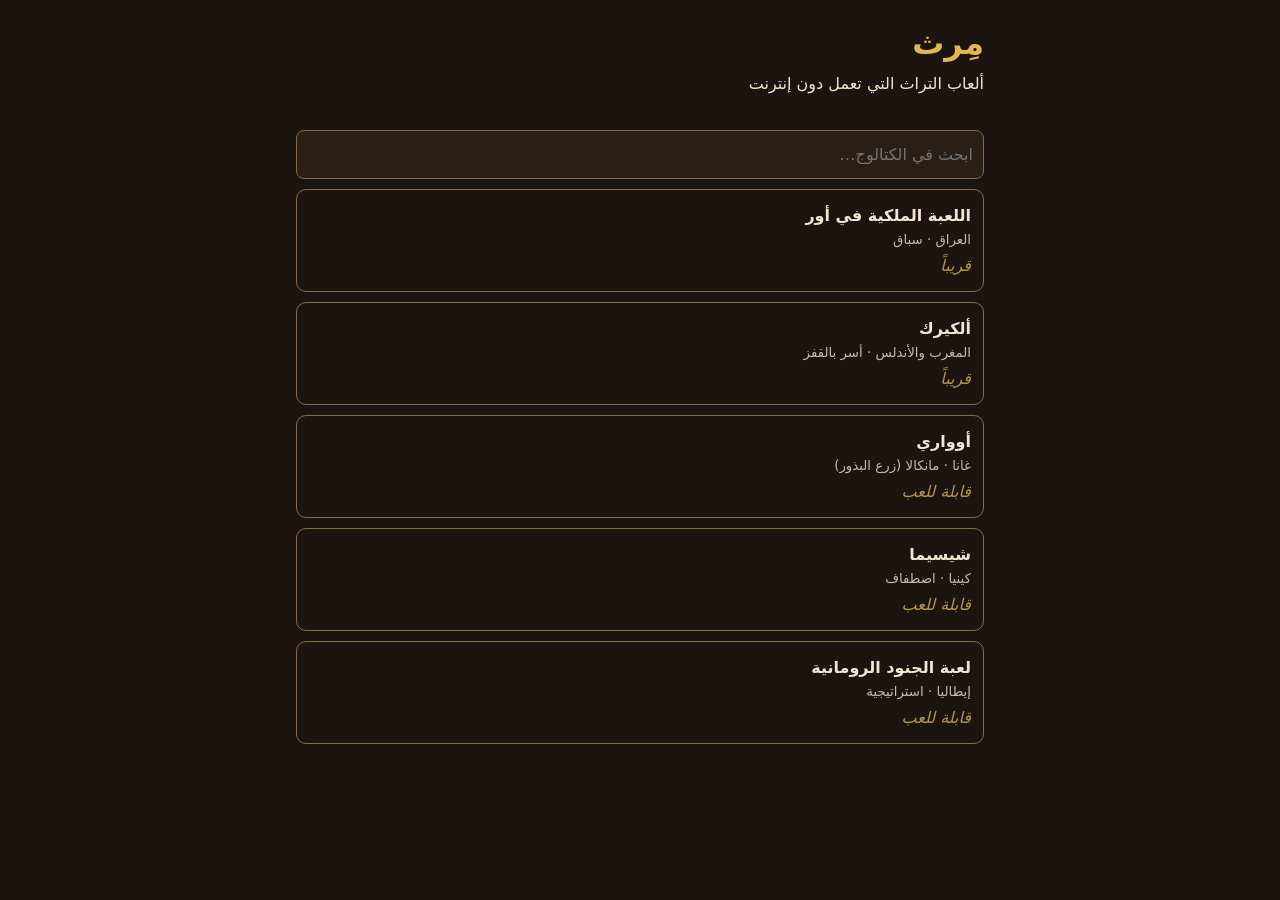
<file: Index.html>
<!doctype html>
<html lang="ar" dir="rtl"><head><meta charset="utf-8">
<meta name="viewport" content="width=device-width,initial-scale=1">
<title>مِرث — ألعاب التراث</title>
<meta name="description" content="مِرث: توثيق الألعاب التراثية المنسية ولعبها دون إنترنت.">
<meta name="theme-color" content="#1b1410">
<link rel="manifest" href="manifest.webmanifest"><link rel="icon" href="icon.svg">
<style>
:root{--bg:#1b1410;--fg:#f1e6d2;--gold:#e2b45c;--line:#8a6b45}
*{box-sizing:border-box}
body{margin:0;background:var(--bg);color:var(--fg);font-family:Amiri,Cairo,system-ui,serif;line-height:1.7}
header,main{max-width:720px;margin:auto;padding:16px}
h1{color:var(--gold);margin:0}a{color:var(--gold)}
input[type=text]{width:100%;padding:10px;border-radius:8px;border:1px solid var(--line);background:#2a1f17;color:var(--fg);font:inherit}
.card{display:block;margin:10px 0;padding:12px;border:1px solid var(--line);border-radius:10px;text-decoration:none;color:var(--fg)}
.card small,.card em{display:block;opacity:.8}.card em{color:var(--gold)}
dt{color:var(--gold)}dd{margin:0 0 8px}
button{background:var(--gold);border:0;border-radius:8px;padding:6px 14px;font:inherit}
svg{width:100%;max-width:320px;display:block;margin:auto}
line{stroke:var(--line);stroke-width:2}
.n{stroke:var(--line);stroke-width:2;cursor:pointer}
.c0{fill:#3a2d22}.c1{fill:#e2b45c}.c2{fill:#7fb0c9}.sel{stroke:#fff;stroke-width:4}
.tg{stroke:#fff;stroke-dasharray:4 3;stroke-width:3}.ow{display:grid;grid-template-columns:repeat(6,1fr);gap:8px;margin:12px 0}.pit{border-radius:50%;aspect-ratio:1;font-size:1.3rem;color:#1b1410}.p1{background:#e2b45c}.p2{background:#7fb0c9}.pit:disabled{opacity:.45}
</style></head><body>
<header><h1>مِرث</h1><div>ألعاب التراث التي تعمل دون إنترنت</div></header>
<main id="app"></main>
<script src="data.js"></script><script src="shisima.js"></script><script src="oware.js"></script>
<script>
var $=function(s){return document.querySelector(s)},app=$('#app'),G=CATALOG.games;
function esc(t){return t==null?'غير متاح':String(t).replace(/[&<>"]/g,function(c){return{'&':'&amp;','<':'&lt;','>':'&gt;','"':'&quot;'}[c]})}
function home(){
 app.innerHTML='<input type=text id=q placeholder="ابحث في الكتالوج…"><div id=list></div>';
 var q=$('#q');
 function r(){var v=q.value.trim().toLowerCase();
  $('#list').innerHTML=G.filter(function(g){return(g.title+g.titleEn+g.country+g.category).toLowerCase().indexOf(v)>-1}).map(function(g){
   return'<a class=card href="#/g/'+g.id+'"><b>'+esc(g.title)+'</b><small>'+esc(g.country)+' · '+esc(g.category)+'</small><em>'+(g.playability.engine?'قابلة للعب':'قريباً')+'</em></a>'}).join('')}
 q.oninput=r;r()}
function game(id){
 var g=G.filter(function(x){return x.id===id})[0];if(!g)return home();
 app.innerHTML='<a href="#/">← الكتالوج</a><h2>'+esc(g.title)+'</h2><div dir=ltr>'+esc(g.titleEn)+'</div><dl>'+
 [['البلد',g.country],['المنطقة',g.region],['النوع',g.category],['اللاعبون',g.players],['القواعد',g.rules],['التاريخ',g.history],['المصادر',g.sources.length?g.sources.join('، '):'لا توجد بعد'],['حالة المراجعة',g.review]].map(function(r){return'<dt>'+r[0]+'</dt><dd>'+esc(r[1])+'</dd>'}).join('')+
 '</dl>'+(g.playability.engine?'<div id=play></div>':'<p>محرك اللعبة لم يُضف بعد.</p>');
 if(g.playability.engine)PLAY[g.playability.engine]()}
function playShisima(){
 var S=Shisima,s=S.init(),sel=null,vsAi=true,el=$('#play');
 function pt(i){if(i===8)return[150,150];var a=Math.PI*2*i/8-Math.PI/2+Math.PI/8;return[150+115*Math.cos(a),150+115*Math.sin(a)]}
 function draw(){
  var w=S.result(s),h='<label><input type=checkbox id=ai'+(vsAi?' checked':'')+'> ضد الحاسوب</label> <button id=rs>إعادة</button><p>'+(w?(w==='draw'?'تعادل':'فاز اللاعب '+w):'الدور: اللاعب '+s.t)+'</p><svg viewBox="0 0 300 300">',i,p,q,T=sel===null?[]:S.legal(s).filter(function(m){return m[0]===sel}).map(function(m){return m[1]});
  for(i=0;i<8;i++){p=pt(i);q=pt((i+1)%8);h+='<line x1="'+p[0]+'" y1="'+p[1]+'" x2="'+q[0]+'" y2="'+q[1]+'"/><line x1="'+p[0]+'" y1="'+p[1]+'" x2="150" y2="150"/>'}
  for(i=0;i<9;i++){p=pt(i);h+='<circle data-i="'+i+'" cx="'+p[0]+'" cy="'+p[1]+'" r="18" class="n c'+s.b[i]+(sel===i?' sel':'')+(T.indexOf(i)>-1?' tg':'')+'"/>'}
  el.innerHTML=h+'</svg>';
  Array.prototype.forEach.call(el.querySelectorAll('circle'),function(c){c.onclick=function(){click(+c.getAttribute('data-i'))}});
  $('#rs').onclick=function(){s=S.init();sel=null;draw()};
  $('#ai').onchange=function(){vsAi=this.checked;s=S.init();sel=null;draw()}}
 function click(i){
  if(S.result(s))return;
  if(s.b[i]===s.t)sel=i;
  else if(sel!==null){
   var m=S.legal(s).filter(function(x){return x[0]===sel&&x[1]===i})[0];
   if(m){s=S.apply(s,m);sel=null;draw();
    if(vsAi&&s.t===2&&!S.result(s))setTimeout(function(){s=S.apply(s,S.ai(s,6));draw()},300);return}}
  draw()}
 draw()}
function playOware(){
 var O=Oware,s=O.init(),vsAi=true,el=$('#play');
 function draw(){
  var w=O.result(s),L=O.legal(s),h='<label><input type=checkbox id=ai'+(vsAi?' checked':'')+'> ضد الحاسوب</label> <button id=rs>إعادة</button><p>'+(w?(w==='draw'?'تعادل':'فاز اللاعب '+w):'الدور: اللاعب '+s.t)+' — النتيجة '+s.s[1]+' : '+s.s[2]+'</p><div class=ow dir=ltr>';
  [11,10,9,8,7,6,0,1,2,3,4,5].forEach(function(i){h+='<button data-i="'+i+'" class="pit p'+(i<6?1:2)+'"'+(w||L.indexOf(i)<0||(vsAi&&s.t===2)?' disabled':'')+'>'+s.p[i]+'</button>'});
  el.innerHTML=h+'</div>';
  Array.prototype.forEach.call(el.querySelectorAll('.pit'),function(b){b.onclick=function(){s=O.apply(s,+b.getAttribute('data-i'));draw();aiTurn()}});
  $('#rs').onclick=function(){s=O.init();draw()};
  $('#ai').onchange=function(){vsAi=this.checked;s=O.init();draw()}}
 function aiTurn(){if(vsAi&&s.t===2&&!O.result(s))setTimeout(function(){s=O.apply(s,O.ai(s,6));draw();aiTurn()},400)}
 draw()}
var PLAY={shisima:playShisima,oware:playOware};
function route(){var m=location.hash.match(/^#\/g\/(\w+)/);m?game(m[1]):home()}
addEventListener('hashchange',route);route();
if('serviceWorker'in navigator)navigator.serviceWorker.register('sw.js');
</script></body></html>
</file>
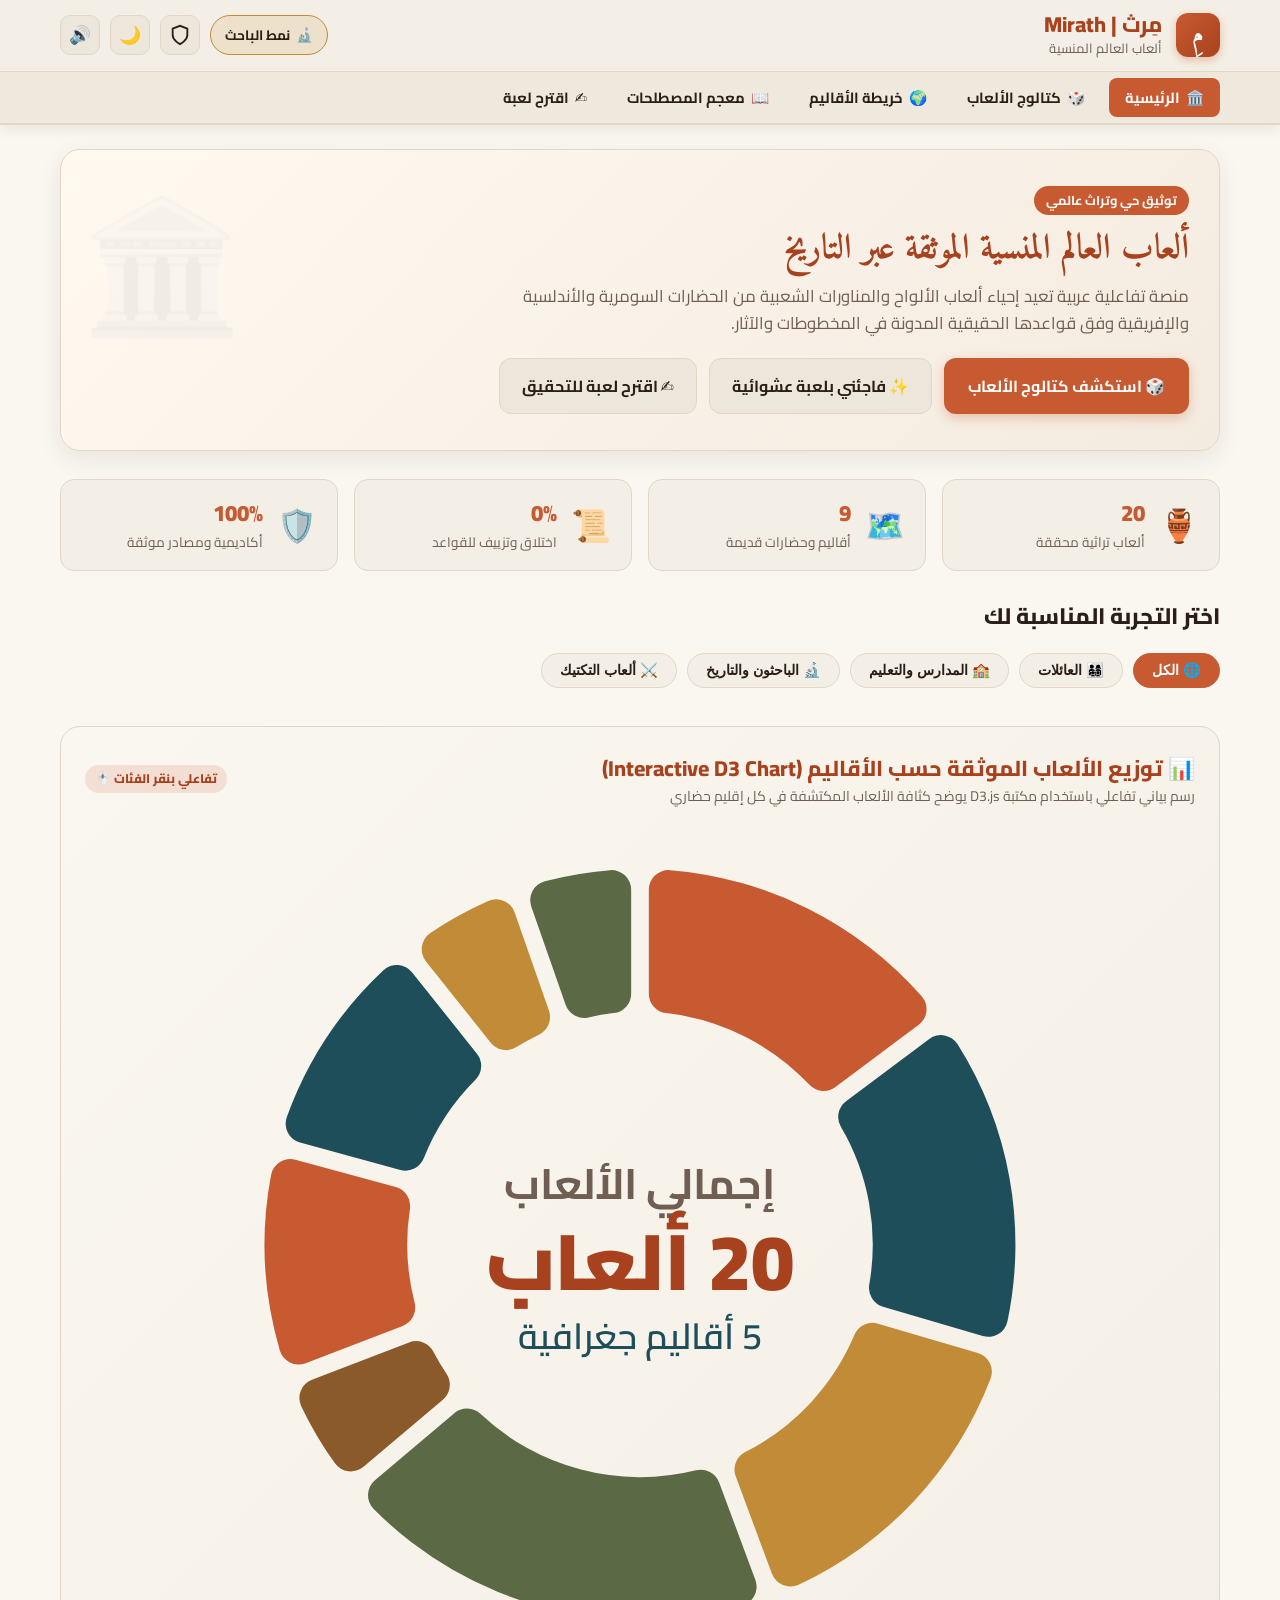
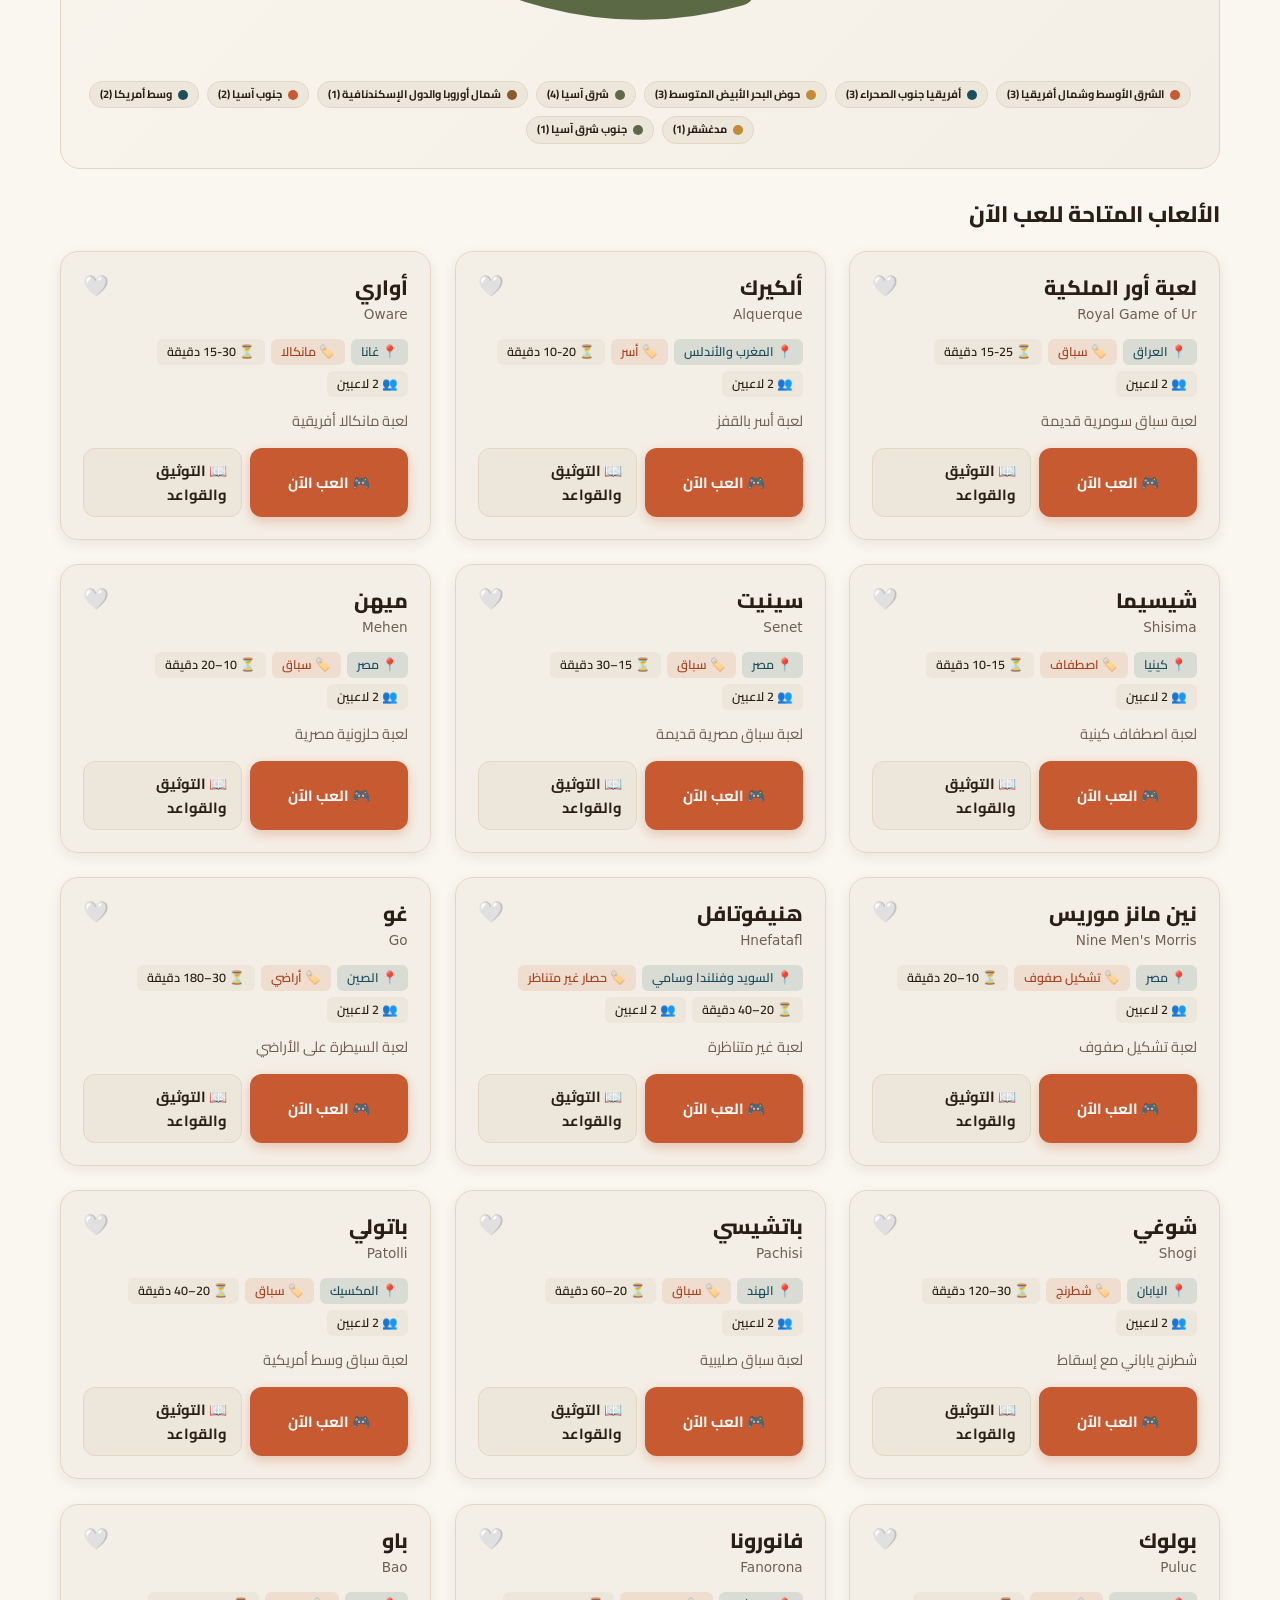
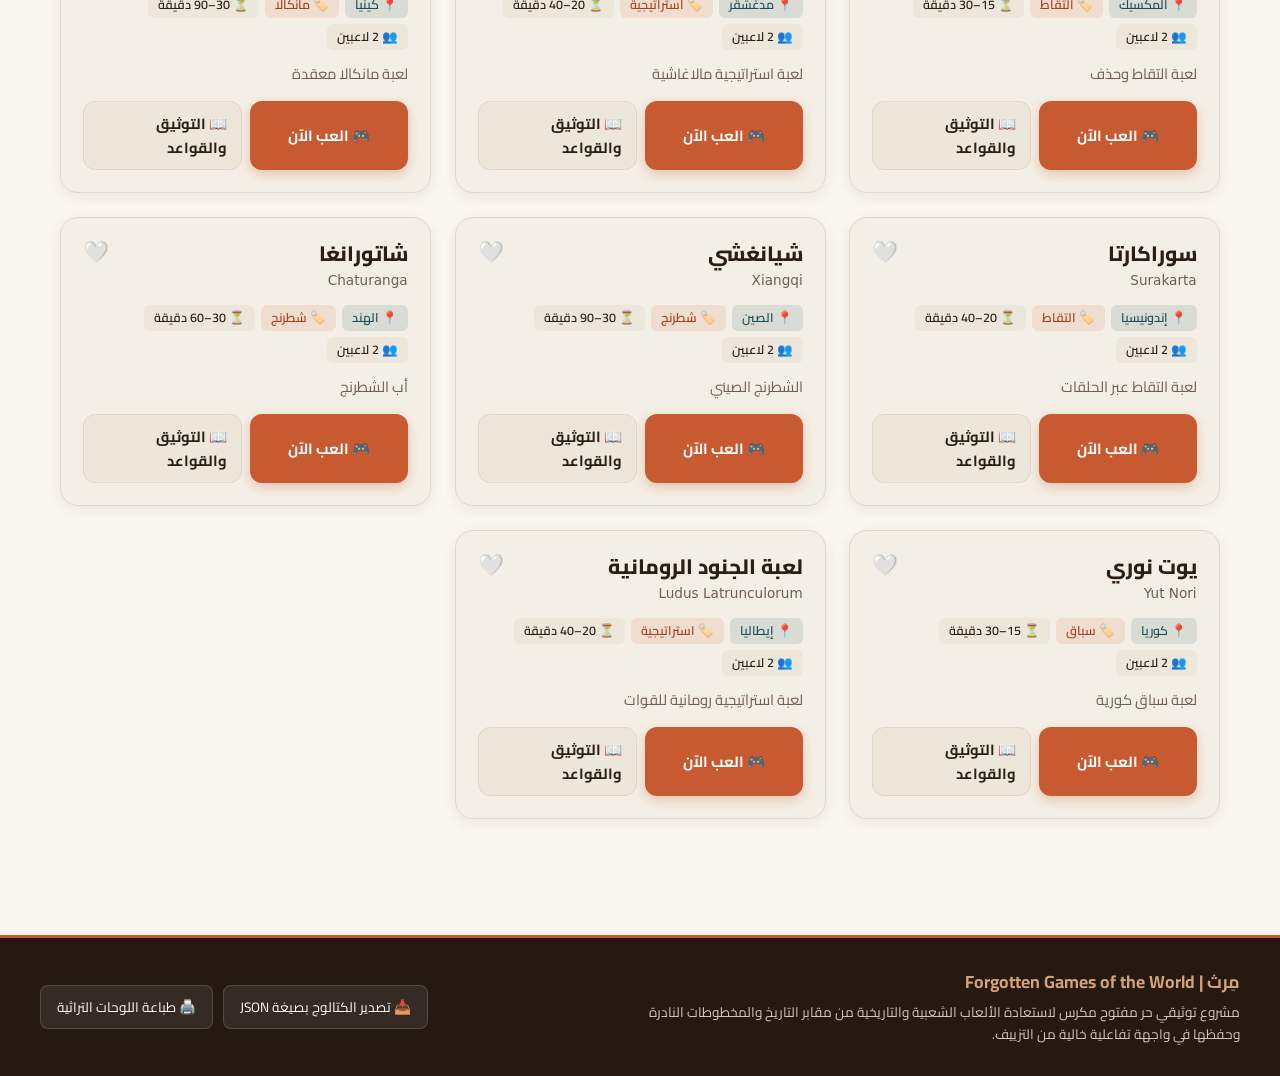
<file: app/src/main/assets/web/index.html>
<!DOCTYPE html>
<html lang="ar" dir="rtl">
<head>
  <meta charset="UTF-8">
  <meta name="viewport" content="width=device-width, initial-scale=1.0">
  <title>مِرث | ألعاب العالم المنسية - Mirath Web</title>
  <meta name="description" content="منصة عربية لتوثيق، حفظ، وإحياء الألعاب التقليدية المنسية من حول العالم عبر تجارب رقمية تفاعلية وتراثية.">
  <link rel="preconnect" href="https://fonts.googleapis.com">
  <link rel="preconnect" href="https://fonts.gstatic.com" crossorigin>
  <link href="https://fonts.googleapis.com/css2?family=Amiri:ital,wght@0,400;0,700;1,400&family=Cairo:wght@400;600;700;800;900&display=swap" rel="stylesheet">
  <link rel="stylesheet" href="styles.css">
</head>
<body>
  <!-- Header / Top App Bar -->
  <header class="mirath-header">
    <div class="header-container">
      <div class="brand-section">
        <button id="btn-back" class="icon-btn hidden" aria-label="الرجوع" title="الرجوع">
          <svg width="24" height="24" viewBox="0 0 24 24" fill="none" stroke="currentColor" stroke-width="2"><path d="M9 18l6-6-6-6"/></svg>
        </button>
        <div class="logo-mark">مِ</div>
        <div class="brand-text">
          <h1 id="page-title">مِرث | Mirath</h1>
          <p id="page-subtitle" class="subtitle">ألعاب العالم المنسية</p>
        </div>
      </div>

      <div class="header-actions">
        <button id="btn-researcher-toggle" class="chip-toggle" title="تفعيل نمط التدقيق والتوثيق الأكاديمي">
          <span class="icon">🔬</span>
          <span class="label">نمط الباحث</span>
        </button>
        <button id="btn-admin-portal" class="icon-btn" title="بوابة الإدارة والمساهمات">
          <svg width="22" height="22" viewBox="0 0 24 24" fill="none" stroke="currentColor" stroke-width="2"><path d="M12 22s8-4 8-10V5l-8-3-8 3v7c0 6 8 10 8 10z"/></svg>
        </button>
        <button id="btn-theme-toggle" class="icon-btn" title="تبديل الوضع الليلي (المخطوطات القديمة)">
          <span id="theme-icon">🌙</span>
        </button>
        <button id="btn-audio-toggle" class="icon-btn" title="تبديل المؤثرات الصوتية">
          <span id="audio-icon">🔊</span>
        </button>
      </div>
    </div>

    <!-- Desktop & Tablet Navigation Bar -->
    <nav class="main-nav">
      <div class="nav-container">
        <a href="#home" class="nav-link active" data-view="home">
          <span class="nav-icon">🏛️</span>
          <span>الرئيسية</span>
        </a>
        <a href="#catalog" class="nav-link" data-view="catalog">
          <span class="nav-icon">🎲</span>
          <span>كتالوج الألعاب</span>
        </a>
        <a href="#map" class="nav-link" data-view="map">
          <span class="nav-icon">🌍</span>
          <span>خريطة الأقاليم</span>
        </a>
        <a href="#glossary" class="nav-link" data-view="glossary">
          <span class="nav-icon">📖</span>
          <span>معجم المصطلحات</span>
        </a>
        <a href="#suggest" class="nav-link" data-view="suggest">
          <span class="nav-icon">✍️</span>
          <span>اقترح لعبة</span>
        </a>
      </div>
    </nav>
  </header>

  <!-- Notification Banner / Snackbar -->
  <div id="snackbar" class="snackbar hidden"></div>

  <!-- Main Content Container -->
  <main id="app-viewport" class="app-viewport">
    <!-- Views rendered dynamically via JavaScript -->
  </main>

  <!-- Mobile Bottom Navigation Bar -->
  <nav class="mobile-bottom-nav">
    <a href="#home" class="mobile-nav-item active" data-view="home">
      <span class="mobile-icon">🏛️</span>
      <span>الرئيسية</span>
    </a>
    <a href="#catalog" class="mobile-nav-item" data-view="catalog">
      <span class="mobile-icon">🎲</span>
      <span>الألعاب</span>
    </a>
    <a href="#map" class="mobile-nav-item" data-view="map">
      <span class="mobile-icon">🌍</span>
      <span>الخريطة</span>
    </a>
    <a href="#glossary" class="mobile-nav-item" data-view="glossary">
      <span class="mobile-icon">📖</span>
      <span>المعجم</span>
    </a>
  </nav>

  <!-- Footer -->
  <footer class="mirath-footer">
    <div class="footer-container">
      <div class="footer-about">
        <h3>مِرث | Forgotten Games of the World</h3>
        <p>مشروع توثيقي حر مفتوح مكرس لاستعادة الألعاب الشعبية والتاريخية من مقابر التاريخ والمخطوطات النادرة وحفظها في واجهة تفاعلية خالية من التزييف.</p>
      </div>
      <div class="footer-links">
        <button id="btn-export-json-footer" class="footer-btn">📥 تصدير الكتالوج بصيغة JSON</button>
        <button id="btn-print-active-board" class="footer-btn">🖨️ طباعة اللوحات التراثية</button>
      </div>
    </div>
  </footer>

  <script src="d3.min.js"></script>
  <script src="data.js"></script>
  <script src="engines.js"></script>
  <script src="app.js"></script>
</body>
</html>
</file>
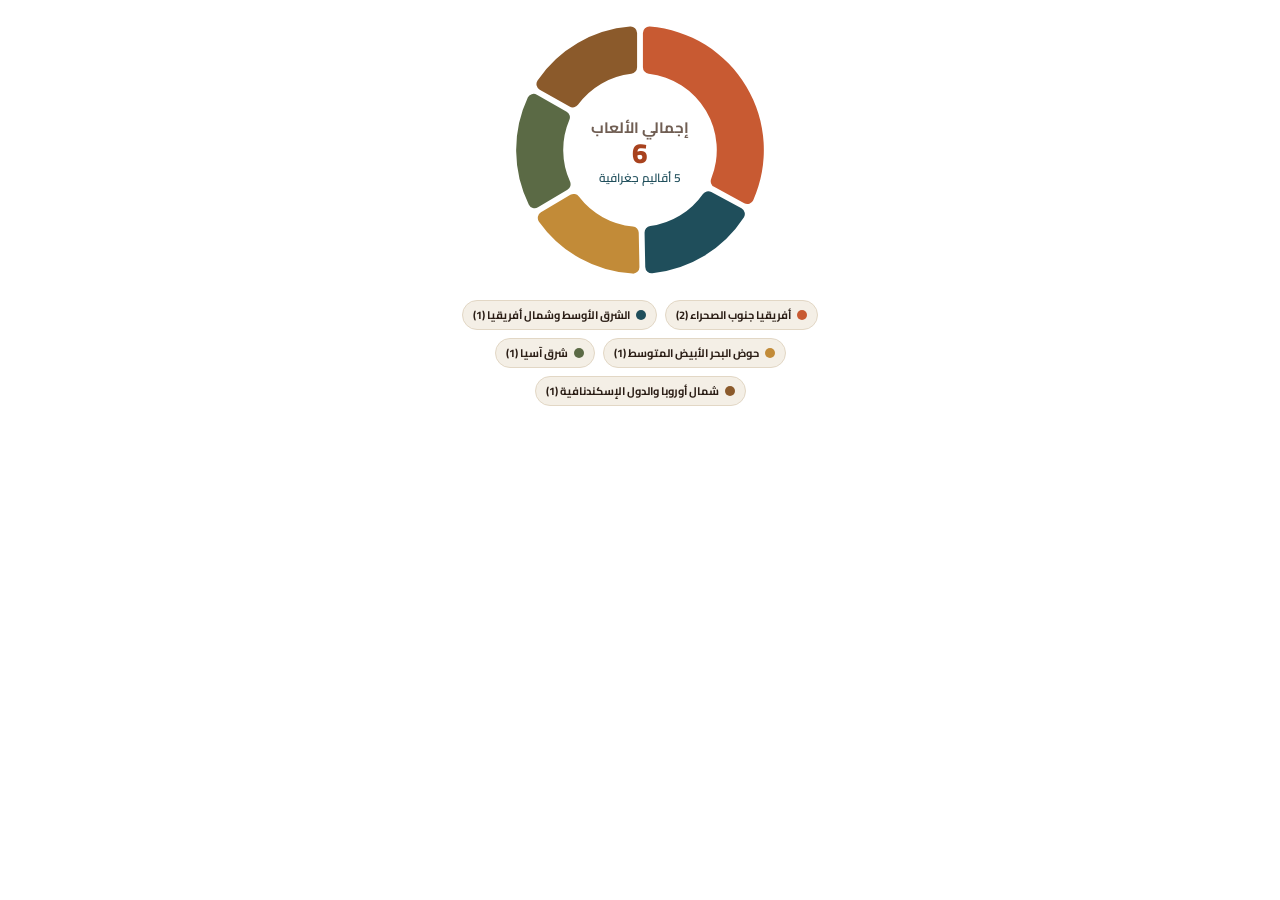
<file: web/region_chart.html>
<!DOCTYPE html>
<html lang="ar" dir="rtl">
<head>
  <meta charset="UTF-8">
  <meta name="viewport" content="width=device-width, initial-scale=1.0">
  <title>مخطط الأقاليم D3</title>
  <link href="https://fonts.googleapis.com/css2?family=Cairo:wght@600;700;800;900&display=swap" rel="stylesheet">
  <style>
    * {
      box-sizing: border-box;
      margin: 0;
      padding: 0;
      user-select: none;
    }
    body {
      font-family: 'Cairo', system-ui, sans-serif;
      background: transparent;
      color: #2B1E16;
      direction: rtl;
      display: flex;
      flex-direction: column;
      align-items: center;
      justify-content: center;
      overflow: hidden;
      padding: 10px;
    }
    .chart-wrapper {
      position: relative;
      width: 100%;
      max-width: 500px;
      display: flex;
      flex-direction: column;
      align-items: center;
    }
    svg {
      width: 100%;
      height: auto;
      max-height: 280px;
      overflow: visible;
    }
    .slice {
      cursor: pointer;
      transition: filter 0.2s ease, transform 0.2s ease;
    }
    .slice:hover {
      filter: brightness(1.15) drop-shadow(0 4px 8px rgba(0,0,0,0.25));
    }
    .center-label-title {
      font-size: 14px;
      font-weight: 700;
      fill: #705E53;
      text-anchor: middle;
    }
    .center-label-value {
      font-size: 26px;
      font-weight: 900;
      fill: #A8421E;
      text-anchor: middle;
    }
    .center-label-sub {
      font-size: 11px;
      font-weight: 600;
      fill: #1F4E5B;
      text-anchor: middle;
    }
    .tooltip-box {
      background: #2B1E16;
      color: #FAF7F0;
      padding: 8px 14px;
      border-radius: 10px;
      font-size: 12px;
      position: absolute;
      pointer-events: none;
      opacity: 0;
      transition: opacity 0.2s ease;
      box-shadow: 0 4px 12px rgba(0,0,0,0.3);
      border: 1px solid #D4A373;
      z-index: 10;
      text-align: right;
      max-width: 240px;
    }
    .legend-container {
      display: flex;
      flex-wrap: wrap;
      justify-content: center;
      gap: 8px;
      margin-top: 10px;
      width: 100%;
    }
    .legend-item {
      display: flex;
      align-items: center;
      gap: 6px;
      background: #F4EFE6;
      border: 1px solid #E2D7C5;
      padding: 4px 10px;
      border-radius: 20px;
      font-size: 11px;
      font-weight: 700;
      cursor: pointer;
      transition: all 0.2s ease;
    }
    .legend-item:hover, .legend-item.active {
      background: #EDE6DA;
      transform: translateY(-2px);
      border-color: #C85A32;
    }
    .legend-color-dot {
      width: 10px;
      height: 10px;
      border-radius: 50%;
    }
  </style>
  <script src="d3.min.js"></script>
</head>
<body>
  <div class="chart-wrapper">
    <div id="chart-svg-container" style="width: 100%; display: flex; justify-content: center;"></div>
    <div id="tooltip" class="tooltip-box"></div>
    <div id="legend" class="legend-container"></div>
  </div>

  <script>
    const data = [
      {
        id: "sub_saharan_africa",
        name: "أفريقيا جنوب الصحراء",
        count: 2,
        games: ["أواري (غانا)", "شيسِيما (كينيا)"],
        color: "#C85A32"
      },
      {
        id: "middle_east",
        name: "الشرق الأوسط وشمال أفريقيا",
        count: 1,
        games: ["لعبة أور الملكية (العراق)"],
        color: "#1F4E5B"
      },
      {
        id: "mediterranean",
        name: "حوض البحر الأبيض المتوسط",
        count: 1,
        games: ["القِرْق الأندلسي (المغرب والأندلس)"],
        color: "#C28B38"
      },
      {
        id: "east_asia",
        name: "شرق آسيا",
        count: 1,
        games: ["ألعاب التطويق والمحاصرة التراثية"],
        color: "#5B6A45"
      },
      {
        id: "scandinavia",
        name: "شمال أوروبا والدول الإسكندنافية",
        count: 1,
        games: ["ألعاب التافيل الملكية غير المتناظرة"],
        color: "#8B5A2B"
      }
    ];

    const width = 320;
    const height = 260;
    const radius = Math.min(width, height) / 2 - 15;
    const innerRadius = radius * 0.62;

    const svg = d3.select("#chart-svg-container")
      .append("svg")
      .attr("viewBox", `0 0 ${width} ${height}`)
      .attr("preserveAspectRatio", "xMidYMid meet")
      .append("g")
      .attr("transform", `translate(${width / 2}, ${height / 2})`);

    const pie = d3.pie()
      .value(d => d.count)
      .sort(null)
      .padAngle(0.04);

    const arc = d3.arc()
      .innerRadius(innerRadius)
      .outerRadius(radius)
      .cornerRadius(6);

    const hoverArc = d3.arc()
      .innerRadius(innerRadius - 4)
      .outerRadius(radius + 8)
      .cornerRadius(8);

    const tooltip = d3.select("#tooltip");

    // Center interactive label
    const centerTitle = svg.append("text")
      .attr("class", "center-label-title")
      .attr("dy", "-16")
      .text("إجمالي الألعاب");

    const centerValue = svg.append("text")
      .attr("class", "center-label-value")
      .attr("dy", "12")
      .text(d3.sum(data, d => d.count));

    const centerSub = svg.append("text")
      .attr("class", "center-label-sub")
      .attr("dy", "30")
      .text("5 أقاليم جغرافية");

    // Slices
    const path = svg.selectAll("path")
      .data(pie(data))
      .enter()
      .append("path")
      .attr("class", "slice")
      .attr("fill", d => d.data.color)
      .attr("d", arc)
      .each(function(d) { this._current = d; })
      .on("mouseover", function(event, d) {
        d3.select(this)
          .transition()
          .duration(200)
          .attr("d", hoverArc);

        centerTitle.text(d.data.name);
        centerValue.text(d.data.count + " ألعاب");
        centerSub.text(d.data.games[0]);

        tooltip
          .style("opacity", 1)
          .html(`<strong>${d.data.name}</strong><br>العدد: ${d.data.count}<br><small style="color: #FFD166;">${d.data.games.join("، ")}</small>`);

        // Highlight legend
        d3.selectAll(".legend-item").classed("active", l => l.id === d.data.id);
      })
      .on("mousemove", function(event) {
        const bounds = document.querySelector(".chart-wrapper").getBoundingClientRect();
        tooltip
          .style("left", (event.clientX - bounds.left - 50) + "px")
          .style("top", (event.clientY - bounds.top - 55) + "px");
      })
      .on("mouseout", function() {
        d3.select(this)
          .transition()
          .duration(200)
          .attr("d", arc);

        centerTitle.text("إجمالي الألعاب");
        centerValue.text(d3.sum(data, d => d.count));
        centerSub.text("5 أقاليم جغرافية");

        tooltip.style("opacity", 0);
        d3.selectAll(".legend-item").classed("active", false);
      })
      .on("click", function(event, d) {
        // Trigger filter in parent if available
        if (window.parent && window.parent.postMessage) {
          window.parent.postMessage({ type: "SELECT_REGION", regionId: d.data.id, regionName: d.data.name }, "*");
        }
      });

    // Smooth entry transition
    path.transition()
      .duration(900)
      .attrTween("d", function(d) {
        const i = d3.interpolate({ startAngle: 0, endAngle: 0 }, d);
        return function(t) { return arc(i(t)); };
      });

    // Legend
    const legend = d3.select("#legend");
    data.forEach(d => {
      const item = legend.append("div")
        .attr("class", "legend-item")
        .datum(d)
        .on("mouseover", function() {
          svg.selectAll(".slice")
            .filter(s => s.data.id === d.id)
            .dispatch("mouseover");
        })
        .on("mouseout", function() {
          svg.selectAll(".slice")
            .filter(s => s.data.id === d.id)
            .dispatch("mouseout");
        });

      item.append("div")
        .attr("class", "legend-color-dot")
        .style("background", d.color);

      item.append("span")
        .text(`${d.name} (${d.count})`);
    });
  </script>
</body>
</html>
</file>
<file: app/src/main/assets/web/styles.css>
/* ========================================================
   مِرث | Mirath Web Design System (RTL Arabic Heritage)
   ======================================================== */

:root {
  --mirath-terracotta: #C85A32;
  --mirath-terracotta-dark: #A8421E;
  --mirath-burnt-orange: #B84D25;
  --mirath-sandstone: #D4A373;
  --mirath-gold: #C28B38;
  --mirath-ivory: #FAF7F0;
  --mirath-cream: #F4EFE6;
  --mirath-surface: #EDE6DA;
  --mirath-dark-brown: #2B1E16;
  --mirath-muted-brown: #705E53;
  --mirath-lapis: #1F4E5B;
  --mirath-lapis-light: #2A697A;
  --mirath-olive: #5B6A45;
  --mirath-card-border: #E2D7C5;
  --mirath-shadow: rgba(43, 30, 22, 0.08);
  --mirath-shadow-hover: rgba(43, 30, 22, 0.16);

  --font-display: 'Amiri', 'Traditional Arabic', serif;
  --font-body: 'Cairo', system-ui, -apple-system, sans-serif;
  --header-height: 120px;
}

/* Ancient Manuscript Dark Theme (الوضع الليلي التراثي للمخطوطات) */
[data-theme="dark"], body.dark-mode {
  --mirath-ivory: #1E1714;
  --mirath-cream: #28201B;
  --mirath-surface: #382E28;
  --mirath-dark-brown: #EFE7DC;
  --mirath-muted-brown: #A8978A;
  --mirath-card-border: #42352C;
  --mirath-shadow: rgba(0, 0, 0, 0.45);
  --mirath-shadow-hover: rgba(0, 0, 0, 0.7);
  --mirath-sandstone: #C28B38;
}

[data-theme="dark"] .mirath-header,
body.dark-mode .mirath-header {
  background: #241C17;
  border-bottom-color: #3D3027;
}

[data-theme="dark"] .main-nav,
body.dark-mode .main-nav {
  background: #1E1714;
  border-bottom-color: #382E28;
}

[data-theme="dark"] .mobile-bottom-nav,
body.dark-mode .mobile-bottom-nav {
  background: #28201B;
  border-top-color: #382E28;
}

* {
  box-sizing: border-box;
  margin: 0;
  padding: 0;
  -webkit-tap-highlight-color: transparent;
}

body {
  font-family: var(--font-body);
  background-color: var(--mirath-ivory);
  color: var(--mirath-dark-brown);
  direction: rtl;
  text-align: right;
  min-height: 100vh;
  display: flex;
  flex-direction: column;
  line-height: 1.6;
}

/* ========================================================
   Header & Navigation
   ======================================================== */
.mirath-header {
  background: var(--mirath-cream);
  border-bottom: 2px solid var(--mirath-card-border);
  position: sticky;
  top: 0;
  z-index: 100;
  box-shadow: 0 4px 12px var(--mirath-shadow);
}

.header-container {
  max-width: 1200px;
  margin: 0 auto;
  padding: 12px 20px;
  display: flex;
  justify-content: space-between;
  align-items: center;
}

.brand-section {
  display: flex;
  align-items: center;
  gap: 14px;
}

.logo-mark {
  width: 44px;
  height: 44px;
  background: linear-gradient(135deg, var(--mirath-terracotta), var(--mirath-terracotta-dark));
  color: #fff;
  border-radius: 12px;
  display: flex;
  align-items: center;
  justify-content: center;
  font-size: 26px;
  font-weight: 900;
  font-family: var(--font-display);
  box-shadow: 0 3px 8px rgba(200, 90, 50, 0.35);
}

.brand-text h1 {
  font-size: 1.35rem;
  font-weight: 800;
  color: var(--mirath-terracotta-dark);
  line-height: 1.2;
}

.brand-text .subtitle {
  font-size: 0.82rem;
  color: var(--mirath-muted-brown);
}

.header-actions {
  display: flex;
  align-items: center;
  gap: 10px;
}

.icon-btn {
  background: var(--mirath-surface);
  border: 1px solid var(--mirath-card-border);
  color: var(--mirath-dark-brown);
  width: 40px;
  height: 40px;
  border-radius: 10px;
  display: flex;
  align-items: center;
  justify-content: center;
  cursor: pointer;
  transition: all 0.2s ease;
  font-size: 1.1rem;
}

.icon-btn:hover {
  background: var(--mirath-sandstone);
  color: #fff;
}

.icon-btn.hidden {
  display: none;
}

.chip-toggle {
  background: rgba(194, 139, 56, 0.15);
  border: 1px solid var(--mirath-gold);
  color: var(--mirath-dark-brown);
  padding: 6px 14px;
  border-radius: 20px;
  font-family: var(--font-body);
  font-size: 0.85rem;
  font-weight: 700;
  display: flex;
  align-items: center;
  gap: 6px;
  cursor: pointer;
  transition: all 0.2s ease;
}

.chip-toggle.active {
  background: var(--mirath-gold);
  color: #fff;
}

.main-nav {
  background: rgba(237, 230, 218, 0.7);
  border-top: 1px solid var(--mirath-card-border);
}

.nav-container {
  max-width: 1200px;
  margin: 0 auto;
  display: flex;
  gap: 8px;
  padding: 6px 20px;
  overflow-x: auto;
}

.nav-link {
  display: flex;
  align-items: center;
  gap: 6px;
  padding: 8px 16px;
  color: var(--mirath-dark-brown);
  text-decoration: none;
  font-weight: 700;
  font-size: 0.92rem;
  border-radius: 8px;
  transition: all 0.2s ease;
  white-space: nowrap;
}

.nav-link:hover {
  background: var(--mirath-surface);
  color: var(--mirath-terracotta);
}

.nav-link.active {
  background: var(--mirath-terracotta);
  color: #fff;
}

/* ========================================================
   App Viewport & Layout
   ======================================================== */
.app-viewport {
  flex: 1;
  max-width: 1200px;
  width: 100%;
  margin: 0 auto;
  padding: 24px 20px 80px;
}

/* Hero Section */
.hero-banner {
  background: linear-gradient(135deg, #FFF9F0, #F4EBE0);
  border: 1.5px solid var(--mirath-card-border);
  border-radius: 20px;
  padding: 36px 30px;
  margin-bottom: 28px;
  position: relative;
  overflow: hidden;
  box-shadow: 0 8px 24px var(--mirath-shadow);
}

.hero-banner::after {
  content: "🏛️";
  font-size: 130px;
  position: absolute;
  left: 20px;
  top: 10px;
  opacity: 0.07;
  pointer-events: none;
}

.hero-tag {
  display: inline-block;
  background: var(--mirath-terracotta);
  color: #fff;
  padding: 4px 12px;
  border-radius: 20px;
  font-size: 0.8rem;
  font-weight: 700;
  margin-bottom: 12px;
}

.hero-title {
  font-family: var(--font-display);
  font-size: 2.2rem;
  color: var(--mirath-terracotta-dark);
  font-weight: 800;
  margin-bottom: 10px;
  line-height: 1.3;
}

.hero-desc {
  font-size: 1.05rem;
  color: var(--mirath-muted-brown);
  max-width: 720px;
  margin-bottom: 22px;
}

.hero-actions {
  display: flex;
  flex-wrap: wrap;
  gap: 12px;
}

.btn-primary {
  background: var(--mirath-terracotta);
  color: #fff;
  border: none;
  padding: 12px 24px;
  border-radius: 12px;
  font-family: var(--font-body);
  font-size: 1rem;
  font-weight: 700;
  cursor: pointer;
  display: inline-flex;
  align-items: center;
  gap: 8px;
  transition: all 0.2s ease;
  box-shadow: 0 4px 12px rgba(200, 90, 50, 0.3);
  text-decoration: none;
}

.btn-primary:hover {
  background: var(--mirath-terracotta-dark);
  transform: translateY(-2px);
}

.btn-secondary {
  background: var(--mirath-surface);
  color: var(--mirath-dark-brown);
  border: 1px solid var(--mirath-card-border);
  padding: 12px 22px;
  border-radius: 12px;
  font-family: var(--font-body);
  font-size: 1rem;
  font-weight: 700;
  cursor: pointer;
  display: inline-flex;
  align-items: center;
  gap: 8px;
  transition: all 0.2s ease;
  text-decoration: none;
}

.btn-secondary:hover {
  background: var(--mirath-sandstone);
  color: #fff;
}

/* Audience Filter Bar */
.filter-scroll-bar {
  display: flex;
  gap: 10px;
  overflow-x: auto;
  padding-bottom: 14px;
  margin-bottom: 24px;
}

.filter-chip {
  background: var(--mirath-cream);
  border: 1px solid var(--mirath-card-border);
  padding: 8px 18px;
  border-radius: 30px;
  font-size: 0.9rem;
  font-weight: 700;
  color: var(--mirath-dark-brown);
  cursor: pointer;
  white-space: nowrap;
  transition: all 0.2s ease;
}

.filter-chip.active {
  background: var(--mirath-terracotta);
  color: #fff;
  border-color: var(--mirath-terracotta);
}

/* Stats Counter Bar */
.stats-strip {
  display: grid;
  grid-template-columns: repeat(auto-fit, minmax(200px, 1fr));
  gap: 16px;
  margin-bottom: 28px;
}

.stat-card {
  background: var(--mirath-cream);
  border: 1px solid var(--mirath-card-border);
  border-radius: 14px;
  padding: 16px 20px;
  display: flex;
  align-items: center;
  gap: 14px;
}

.stat-icon {
  font-size: 2rem;
}

.stat-num {
  font-size: 1.4rem;
  font-weight: 900;
  color: var(--mirath-terracotta);
}

.stat-label {
  font-size: 0.85rem;
  color: var(--mirath-muted-brown);
}

/* Games Grid */
.section-header {
  display: flex;
  justify-content: space-between;
  align-items: center;
  margin-bottom: 18px;
}

.section-title {
  font-size: 1.4rem;
  font-weight: 800;
  color: var(--mirath-dark-brown);
}

.games-grid {
  display: grid;
  grid-template-columns: repeat(auto-fill, minmax(320px, 1fr));
  gap: 24px;
  margin-bottom: 36px;
}

@keyframes fadeInCard {
  from {
    opacity: 0;
    transform: translateY(16px);
  }
  to {
    opacity: 1;
    transform: translateY(0);
  }
}

.game-card {
  background: var(--mirath-cream);
  border: 1.5px solid var(--mirath-card-border);
  border-radius: 18px;
  padding: 22px;
  display: flex;
  flex-direction: column;
  transition: all 0.25s ease;
  position: relative;
  box-shadow: 0 4px 14px var(--mirath-shadow);
  animation: fadeInCard 0.4s cubic-bezier(0.16, 1, 0.3, 1) forwards;
  will-change: opacity, transform;
}

.game-card:hover {
  transform: translateY(-4px);
  box-shadow: 0 10px 24px var(--mirath-shadow-hover);
  border-color: var(--mirath-sandstone);
}

.game-card-header {
  display: flex;
  justify-content: space-between;
  align-items: flex-start;
  margin-bottom: 12px;
}

.game-title-group h3 {
  font-size: 1.3rem;
  font-weight: 800;
  color: var(--mirath-dark-brown);
  line-height: 1.3;
}

.game-title-group .en-title {
  font-size: 0.85rem;
  color: var(--mirath-muted-brown);
  font-family: system-ui, sans-serif;
  direction: ltr;
  display: inline-block;
}

.btn-fav {
  background: none;
  border: none;
  font-size: 1.3rem;
  cursor: pointer;
  color: #c9c0b5;
  transition: color 0.2s ease;
}

.btn-fav.active {
  color: #e63946;
}

.game-meta-tags {
  display: flex;
  flex-wrap: wrap;
  gap: 6px;
  margin-bottom: 12px;
}

.meta-badge {
  background: var(--mirath-surface);
  color: var(--mirath-dark-brown);
  padding: 3px 10px;
  border-radius: 6px;
  font-size: 0.78rem;
  font-weight: 600;
}

.meta-badge.culture {
  background: rgba(31, 78, 91, 0.12);
  color: var(--mirath-lapis);
}

.meta-badge.category {
  background: rgba(200, 90, 50, 0.12);
  color: var(--mirath-terracotta-dark);
}

.game-summary {
  font-size: 0.92rem;
  color: var(--mirath-muted-brown);
  margin-bottom: 16px;
  flex: 1;
}

.researcher-box {
  background: rgba(194, 139, 56, 0.12);
  border: 1px dashed var(--mirath-gold);
  border-radius: 8px;
  padding: 10px 12px;
  font-size: 0.8rem;
  color: var(--mirath-dark-brown);
  margin-bottom: 14px;
}

.game-card-footer {
  display: flex;
  gap: 8px;
  margin-top: auto;
}

.game-card-footer .btn-primary,
.game-card-footer .btn-secondary {
  flex: 1;
  justify-content: center;
  padding: 10px 14px;
  font-size: 0.92rem;
}

/* ========================================================
   Interactive Board Engines Styles
   ======================================================== */
.game-play-container {
  background: var(--mirath-cream);
  border: 2px solid var(--mirath-card-border);
  border-radius: 20px;
  padding: 24px;
  box-shadow: 0 8px 30px var(--mirath-shadow);
}

.play-header {
  display: flex;
  justify-content: space-between;
  align-items: center;
  flex-wrap: wrap;
  gap: 14px;
  margin-bottom: 20px;
  padding-bottom: 16px;
  border-bottom: 1px solid var(--mirath-card-border);
}

.play-modes {
  display: flex;
  gap: 8px;
}

.play-mode-btn {
  background: var(--mirath-surface);
  border: 1px solid var(--mirath-card-border);
  padding: 8px 16px;
  border-radius: 20px;
  font-size: 0.85rem;
  font-weight: 700;
  cursor: pointer;
  transition: all 0.2s ease;
}

.play-mode-btn.active {
  background: var(--mirath-terracotta);
  color: #fff;
  border-color: var(--mirath-terracotta);
}

.play-status-bar {
  background: var(--mirath-surface);
  border-radius: 12px;
  padding: 14px 20px;
  text-align: center;
  font-size: 1.1rem;
  font-weight: 800;
  color: var(--mirath-terracotta-dark);
  margin-bottom: 24px;
  box-shadow: inset 0 2px 4px rgba(0,0,0,0.05);
}

/* 1. Royal Game of Ur Board */
.ur-board-wrapper {
  display: flex;
  flex-direction: column;
  align-items: center;
  gap: 20px;
}

.ur-board {
  display: grid;
  grid-template-columns: repeat(8, minmax(36px, 60px));
  grid-template-rows: repeat(3, minmax(36px, 60px));
  gap: 4px;
  background: #C49E72;
  padding: 12px;
  border-radius: 12px;
  border: 4px solid #8B5A2B;
  box-shadow: 0 8px 20px rgba(0,0,0,0.25);
  max-width: 100%;
  overflow-x: auto;
}

.ur-cell {
  background: #E8D3B9;
  border: 2px solid #A2703F;
  border-radius: 6px;
  display: flex;
  align-items: center;
  justify-content: center;
  font-weight: 900;
  position: relative;
  aspect-ratio: 1;
  user-select: none;
}

.ur-cell.rosette {
  background: #F7E4A8;
  border-color: #C28B38;
}

.ur-cell.rosette::after {
  content: "🌸";
  font-size: 1.3rem;
  position: absolute;
  opacity: 0.7;
}

.ur-cell.empty-gap {
  background: transparent;
  border: none;
}

.ur-piece {
  width: 75%;
  height: 75%;
  border-radius: 50%;
  z-index: 2;
  box-shadow: 0 3px 6px rgba(0,0,0,0.3);
  display: flex;
  align-items: center;
  justify-content: center;
  font-size: 0.8rem;
  font-weight: 900;
  color: #fff;
  cursor: pointer;
  transition: transform 0.2s ease;
}

.ur-piece:hover {
  transform: scale(1.15);
}

.ur-piece.p1 {
  background: radial-gradient(circle, #D8633B, #8F2B0E);
  border: 2px solid #FFF;
}

.ur-piece.p2 {
  background: radial-gradient(circle, #E5C378, #A67C2E);
  border: 2px solid #4A3319;
}

.dice-tray {
  display: flex;
  align-items: center;
  gap: 16px;
  background: var(--mirath-surface);
  padding: 14px 24px;
  border-radius: 16px;
  border: 1px solid var(--mirath-card-border);
}

.dice-list {
  display: flex;
  gap: 8px;
}

.die-tetra {
  width: 42px;
  height: 42px;
  background: #FFF;
  border: 2px solid #666;
  border-radius: 8px;
  display: flex;
  align-items: center;
  justify-content: center;
  font-weight: 900;
  font-size: 1.1rem;
  box-shadow: 0 3px 6px rgba(0,0,0,0.15);
}

.die-tetra.white-tip {
  background: var(--mirath-terracotta);
  color: #fff;
  border-color: var(--mirath-terracotta-dark);
}

/* 2. Alquerque Board */
.alquerque-container {
  display: flex;
  flex-direction: column;
  align-items: center;
  gap: 20px;
}

.alquerque-board {
  width: 340px;
  height: 340px;
  background: #E8D3B9;
  border: 4px solid #734522;
  border-radius: 12px;
  position: relative;
  box-shadow: 0 8px 24px rgba(0,0,0,0.2);
}

.alquerque-grid-svg {
  position: absolute;
  top: 0;
  left: 0;
  width: 100%;
  height: 100%;
  pointer-events: none;
}

.alquerque-point {
  position: absolute;
  width: 38px;
  height: 38px;
  border-radius: 50%;
  transform: translate(-50%, -50%);
  display: flex;
  align-items: center;
  justify-content: center;
  cursor: pointer;
  z-index: 5;
}

.alquerque-point.highlight {
  background: rgba(31, 78, 91, 0.4);
  box-shadow: 0 0 10px #1F4E5B;
}

.alquerque-piece {
  width: 32px;
  height: 32px;
  border-radius: 50%;
  box-shadow: 0 4px 8px rgba(0,0,0,0.3);
  transition: transform 0.2s ease;
}

.alquerque-piece.p1 {
  background: radial-gradient(circle, #D8633B, #8F2B0E);
  border: 2px solid #FFF;
}

.alquerque-piece.p2 {
  background: radial-gradient(circle, #333333, #111111);
  border: 2px solid #D4A373;
}

.alquerque-piece.selected {
  outline: 3px solid #1F4E5B;
  transform: scale(1.2);
}

/* 3. Oware Mancala Board */
.oware-container {
  display: flex;
  flex-direction: column;
  align-items: center;
  gap: 20px;
}

.oware-board {
  display: flex;
  align-items: center;
  gap: 16px;
  background: #A66A38;
  padding: 24px;
  border-radius: 36px;
  border: 6px solid #6E3F1A;
  box-shadow: 0 10px 30px rgba(0,0,0,0.3);
  max-width: 100%;
  overflow-x: auto;
}

.mancala-store {
  width: 70px;
  height: 160px;
  background: #5A3314;
  border-radius: 30px;
  border: 3px solid #41220A;
  display: flex;
  flex-direction: column;
  align-items: center;
  justify-content: center;
  color: #F4EFE6;
  font-weight: 800;
  box-shadow: inset 0 6px 12px rgba(0,0,0,0.4);
}

.mancala-pits-grid {
  display: flex;
  flex-direction: column;
  gap: 16px;
}

.mancala-row {
  display: flex;
  gap: 12px;
}

.mancala-pit {
  width: 60px;
  height: 60px;
  background: #6E3F1A;
  border-radius: 50%;
  border: 3px solid #41220A;
  display: flex;
  flex-direction: column;
  align-items: center;
  justify-content: center;
  cursor: pointer;
  color: #FFF;
  font-weight: 900;
  box-shadow: inset 0 4px 8px rgba(0,0,0,0.4);
  transition: all 0.2s ease;
}

.mancala-pit:hover:not(.disabled) {
  background: #8F5425;
  transform: scale(1.08);
}

.mancala-pit.disabled {
  cursor: not-allowed;
  opacity: 0.85;
}

.seed-counter {
  font-size: 1.15rem;
  color: #FFD166;
}

/* 4. Shisima Board */
.shisima-container {
  display: flex;
  flex-direction: column;
  align-items: center;
  gap: 20px;
}

.shisima-board {
  width: 320px;
  height: 320px;
  background: #E8D3B9;
  border-radius: 50%;
  border: 4px solid #734522;
  position: relative;
  box-shadow: 0 8px 24px rgba(0,0,0,0.2);
}

.shisima-grid-svg {
  position: absolute;
  top: 0;
  left: 0;
  width: 100%;
  height: 100%;
  pointer-events: none;
}

.shisima-point {
  position: absolute;
  width: 40px;
  height: 40px;
  border-radius: 50%;
  transform: translate(-50%, -50%);
  display: flex;
  align-items: center;
  justify-content: center;
  cursor: pointer;
  z-index: 5;
}

.shisima-point.center {
  background: rgba(31, 78, 91, 0.2);
  border: 2px dashed #1F4E5B;
}

.shisima-piece {
  width: 32px;
  height: 32px;
  border-radius: 50%;
  box-shadow: 0 3px 6px rgba(0,0,0,0.3);
  transition: transform 0.2s ease;
}

.shisima-piece.p1 {
  background: radial-gradient(circle, #D8633B, #8F2B0E);
  border: 2px solid #FFF;
}

.shisima-piece.p2 {
  background: radial-gradient(circle, #2A697A, #123740);
  border: 2px solid #FFF;
}

.shisima-piece.selected {
  outline: 3px solid #C28B38;
  transform: scale(1.2);
}

/* ========================================================
   Detail & Documentation Pages
   ======================================================== */
.detail-hero {
  background: var(--mirath-cream);
  border: 1.5px solid var(--mirath-card-border);
  border-radius: 20px;
  padding: 30px;
  margin-bottom: 24px;
}

.detail-tags {
  display: flex;
  flex-wrap: wrap;
  gap: 8px;
  margin-bottom: 12px;
}

.detail-title {
  font-size: 2rem;
  font-weight: 800;
  color: var(--mirath-terracotta-dark);
  margin-bottom: 6px;
}

.detail-subtitle {
  font-size: 1.05rem;
  color: var(--mirath-muted-brown);
  margin-bottom: 18px;
}

.doc-section {
  background: var(--mirath-cream);
  border: 1px solid var(--mirath-card-border);
  border-radius: 16px;
  padding: 24px;
  margin-bottom: 20px;
}

.doc-section-title {
  font-size: 1.25rem;
  font-weight: 800;
  color: var(--mirath-dark-brown);
  margin-bottom: 14px;
  display: flex;
  align-items: center;
  gap: 8px;
}

.rules-step-list {
  display: flex;
  flex-direction: column;
  gap: 14px;
}

.rule-step-card {
  background: var(--mirath-surface);
  border-radius: 12px;
  padding: 16px;
  border-right: 4px solid var(--mirath-terracotta);
}

.rule-step-card h4 {
  font-weight: 800;
  color: var(--mirath-dark-brown);
  margin-bottom: 4px;
}

.claim-card {
  background: rgba(31, 78, 91, 0.08);
  border-radius: 12px;
  padding: 14px;
  border-right: 4px solid var(--mirath-lapis);
  margin-bottom: 10px;
}

.source-item {
  background: var(--mirath-surface);
  border-radius: 8px;
  padding: 10px 14px;
  font-size: 0.85rem;
  margin-bottom: 8px;
}

/* ========================================================
   Forms (Suggest, Corrections)
   ======================================================== */
.form-container {
  background: var(--mirath-cream);
  border: 1.5px solid var(--mirath-card-border);
  border-radius: 20px;
  padding: 30px;
  max-width: 680px;
  margin: 0 auto;
}

.form-group {
  margin-bottom: 18px;
}

.form-label {
  display: block;
  font-weight: 700;
  margin-bottom: 6px;
  font-size: 0.95rem;
}

.form-control {
  width: 100%;
  padding: 12px 14px;
  border-radius: 10px;
  border: 1.5px solid var(--mirath-card-border);
  background: #FFF;
  font-family: var(--font-body);
  font-size: 0.95rem;
  color: var(--mirath-dark-brown);
}

.form-control:focus {
  outline: none;
  border-color: var(--mirath-terracotta);
  box-shadow: 0 0 0 3px rgba(200, 90, 50, 0.15);
}

textarea.form-control {
  min-height: 100px;
  resize: vertical;
}

/* Snackbar */
.snackbar {
  position: fixed;
  bottom: 80px;
  right: 20px;
  background: var(--mirath-dark-brown);
  color: #FFF;
  padding: 12px 22px;
  border-radius: 12px;
  box-shadow: 0 6px 18px rgba(0,0,0,0.3);
  z-index: 9999;
  font-weight: 700;
  font-size: 0.92rem;
  transition: opacity 0.3s ease;
}

.snackbar.hidden {
  opacity: 0;
  pointer-events: none;
}

/* Mobile Bottom Nav */
.mobile-bottom-nav {
  display: none;
  position: fixed;
  bottom: 0;
  left: 0;
  right: 0;
  background: var(--mirath-cream);
  border-top: 1px solid var(--mirath-card-border);
  box-shadow: 0 -4px 12px var(--mirath-shadow);
  z-index: 100;
  height: 64px;
}

.mobile-nav-item {
  flex: 1;
  display: flex;
  flex-direction: column;
  align-items: center;
  justify-content: center;
  text-decoration: none;
  color: var(--mirath-muted-brown);
  font-size: 0.75rem;
  font-weight: 700;
  gap: 2px;
}

.mobile-nav-item.active {
  color: var(--mirath-terracotta);
}

.mobile-icon {
  font-size: 1.25rem;
}

/* Footer */
.mirath-footer {
  background: #251912;
  color: #D4C9BC;
  padding: 30px 20px;
  margin-top: auto;
  border-top: 3px solid var(--mirath-terracotta);
}

.footer-container {
  max-width: 1200px;
  margin: 0 auto;
  display: flex;
  justify-content: space-between;
  align-items: center;
  flex-wrap: wrap;
  gap: 20px;
}

.footer-about h3 {
  color: var(--mirath-sandstone);
  font-size: 1.1rem;
  margin-bottom: 6px;
}

.footer-about p {
  font-size: 0.85rem;
  max-width: 600px;
}

.footer-links {
  display: flex;
  gap: 10px;
}

.footer-btn {
  background: rgba(255,255,255,0.08);
  border: 1px solid rgba(255,255,255,0.15);
  color: #FFF;
  padding: 8px 16px;
  border-radius: 8px;
  font-family: var(--font-body);
  font-size: 0.85rem;
  cursor: pointer;
  transition: all 0.2s ease;
}

.footer-btn:hover {
  background: var(--mirath-terracotta);
}

/* Responsive queries */
@media (max-width: 768px) {
  .main-nav {
    display: none;
  }
  .mobile-bottom-nav {
    display: flex;
  }
  .hero-banner {
    padding: 24px 18px;
  }
  .hero-title {
    font-size: 1.7rem;
  }
  .app-viewport {
    padding: 16px 14px 90px;
  }
  .games-grid {
    grid-template-columns: 1fr;
  }
}
</file>
